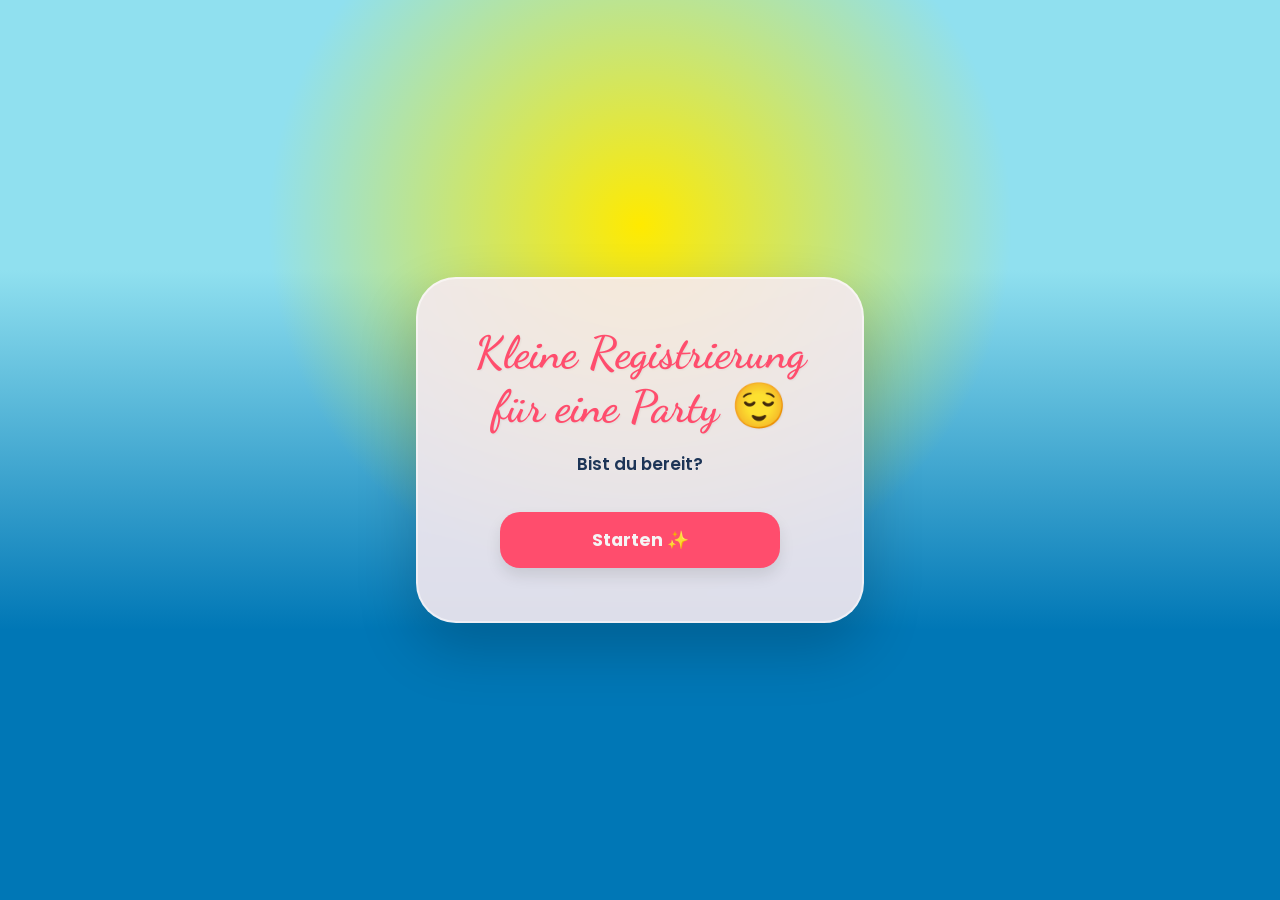
<file: index.html>
<!DOCTYPE html>
<html lang="de">
<head>
    <meta charset="UTF-8">
    <meta name="viewport" content="width=device-width, initial-scale=1.0">
    <title>Geburtstag Einladung 😌</title>
    <link rel="stylesheet" href="style.css">
</head>
<body class="center-content">
    <div class="card">
        <h1>Kleine Registrierung für eine Party 😌</h1>
        <p>Bist du bereit?</p>
        <button onclick="location.href='welcome.html'" class="btn-primary">Starten ✨</button>
    </div>
</body>
</html>
</file>
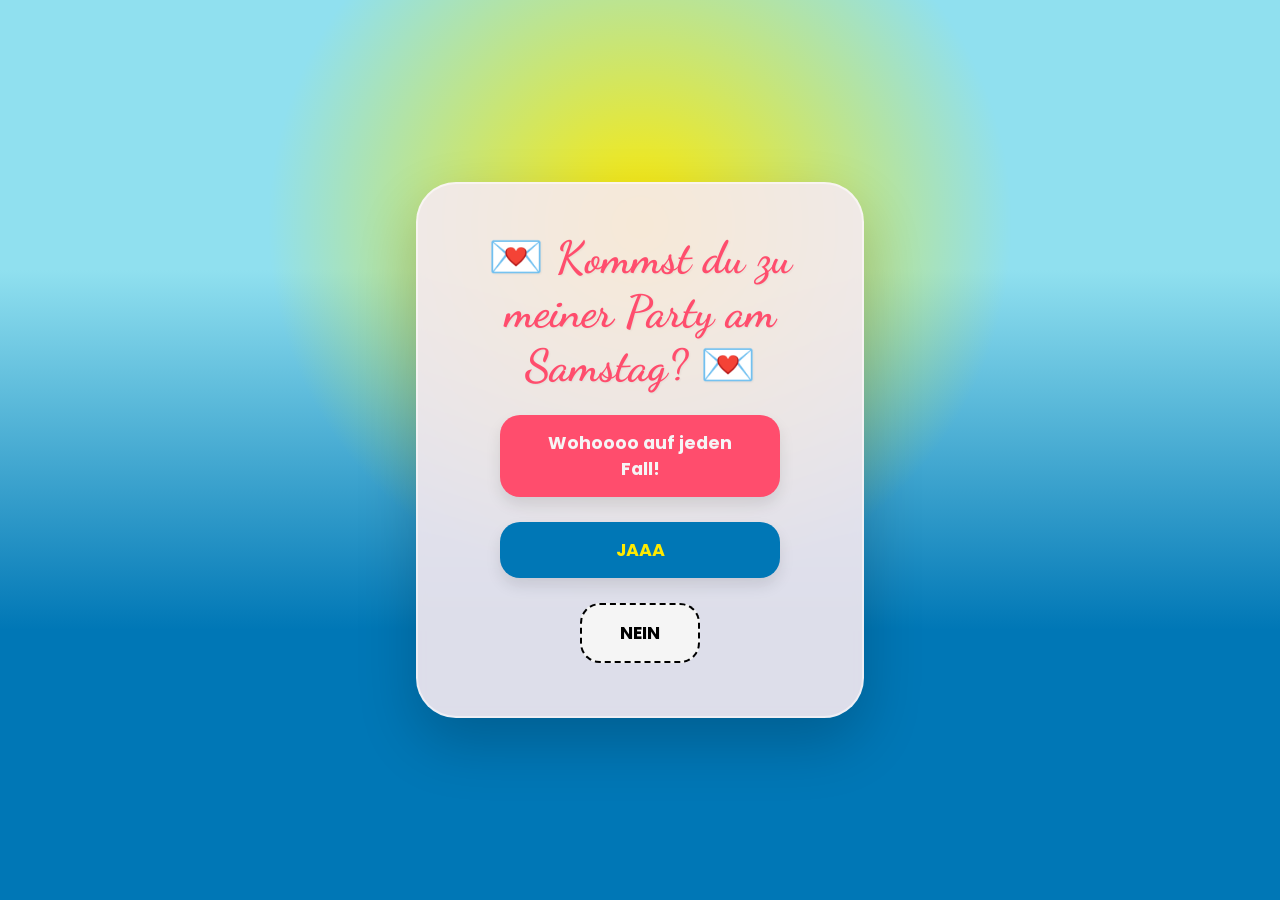
<file: freundin_frage.html>
<!DOCTYPE html>
<html lang="de">
<head>
    <meta charset="UTF-8">
    <meta name="viewport" content="width=device-width, initial-scale=1.0">
    <title>Die Frage 💌</title>
    <link rel="stylesheet" href="style.css">
</head>
<body class="center-content">
    <div class="card">
        <h3>💌 Kommst du zu meiner Party am Samstag? 💌</h3>
        <div class="button-group">
            <button onclick="location.href='yes_super.html'" class="btn-primary">Wohoooo auf jeden Fall!</button>
            <button onclick="location.href='yes_normal.html'" class="btn-secondary">JAAA</button>
            <button id="no-btn" class="btn-no">NEIN</button>
        </div>
    </div>
    <script src="script.js"></script>
</body>
</html>
</file>
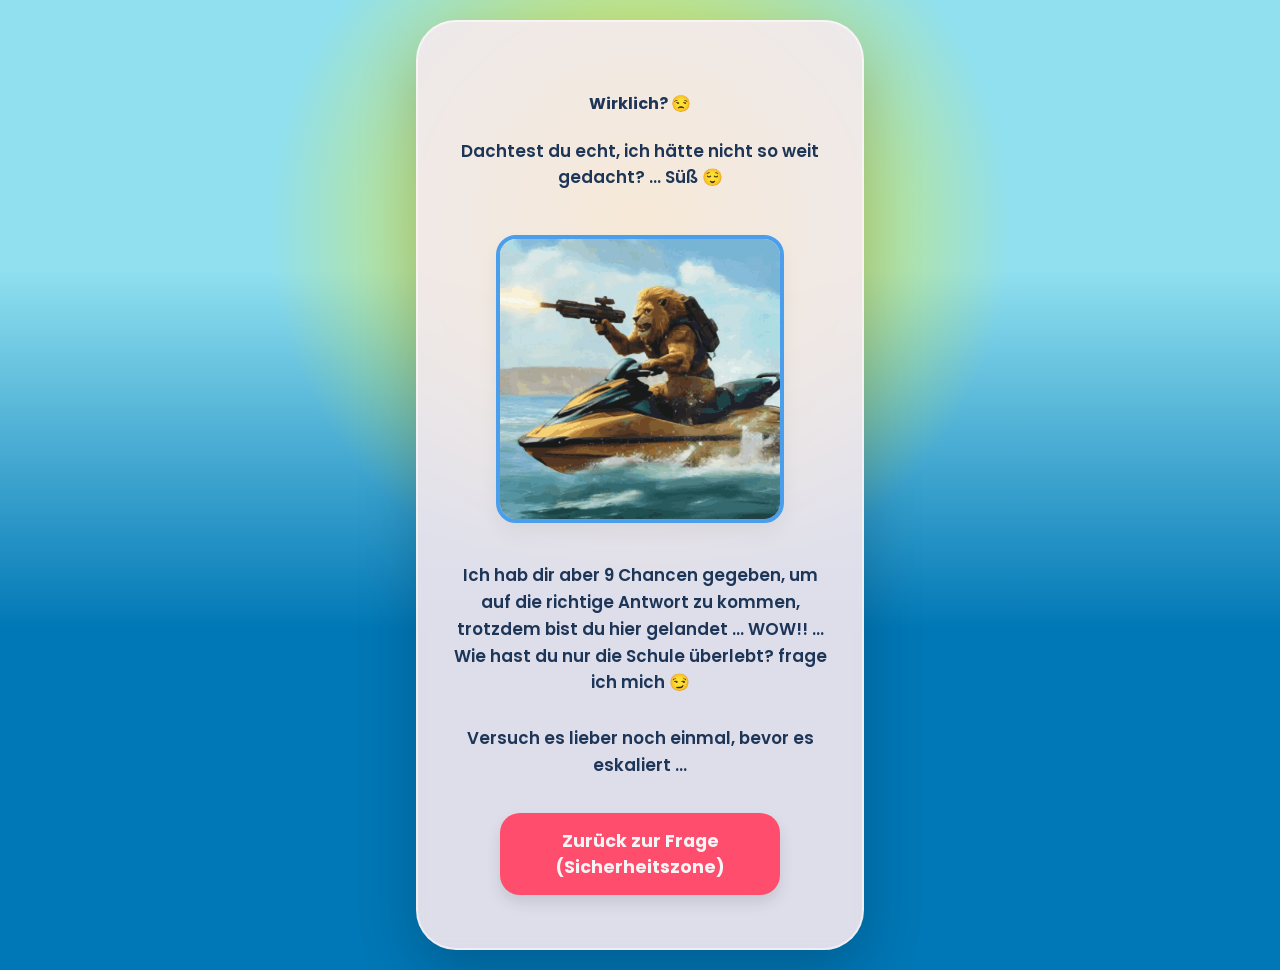
<file: no_deal.html>
<!DOCTYPE html>
<html lang="de">
<head>
    <meta charset="UTF-8">
    <meta name="viewport" content="width=device-width, initial-scale=1.0">
    <title>Ne ne ne</title>
    <link rel="stylesheet" href="style.css">
</head>
<body class="center-content">
    <div class="card">
        <h4>Wirklich? 😒</h4>
        <p>Dachtest du echt, ich hätte nicht so weit gedacht? ... Süß 😌</p>
        
        <img src="no_lion.gif" alt="Wütende Löwe" class="meme-img">
        
        <p>Ich hab dir aber 9 Chancen gegeben, um auf die richtige Antwort zu kommen, trotzdem bist du hier gelandet ... WOW!! ... Wie hast du nur die Schule überlebt? frage ich mich 😏</p>
        <p>Versuch es lieber noch einmal, bevor es eskaliert ...</p>
        
        <button onclick="location.href='freundin_frage.html'" class="btn-primary">Zurück zur Frage (Sicherheitszone)</button>
    </div>
</body>
</html>
</file>
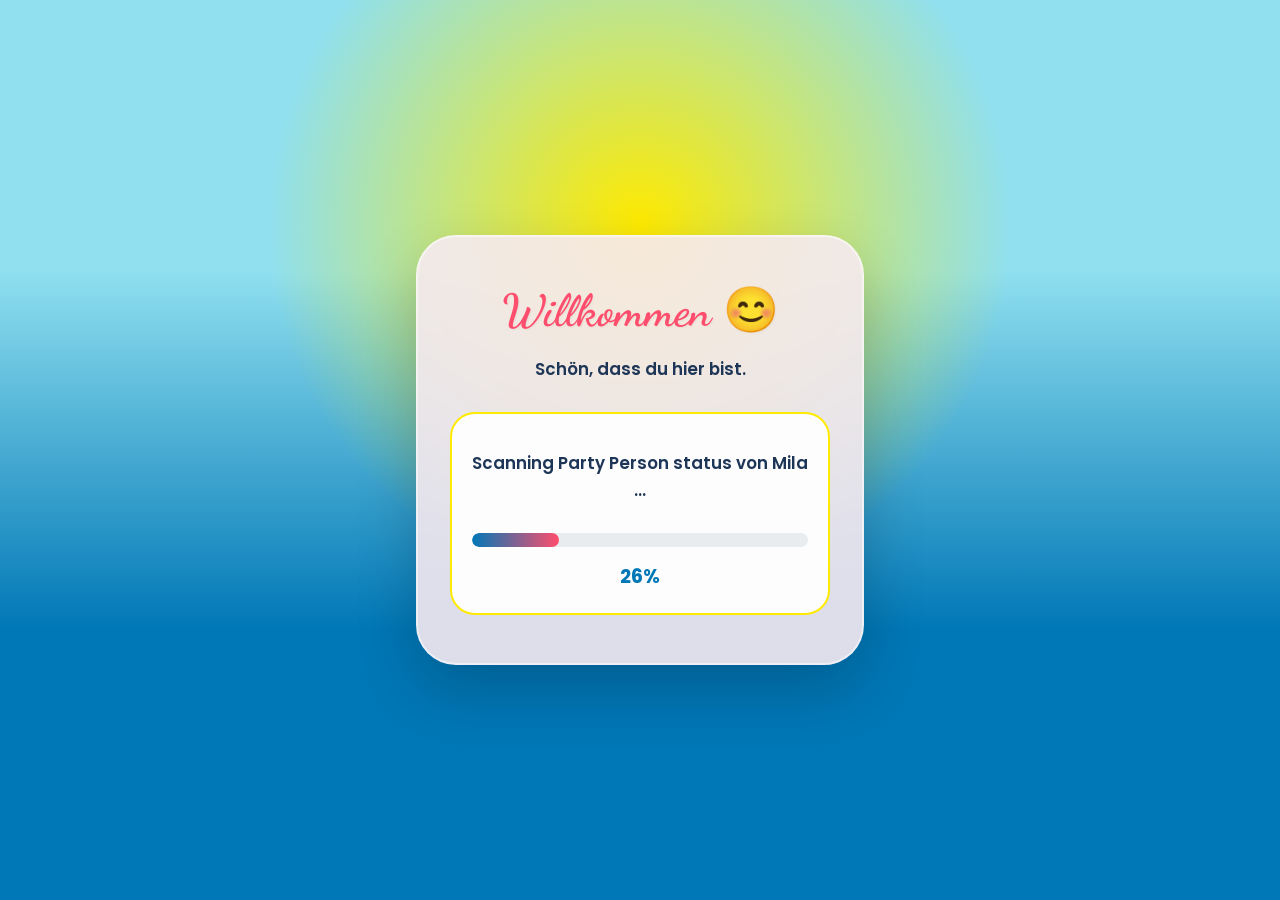
<file: welcome.html>
<!DOCTYPE html>
<html lang="de">
<head>
    <meta charset="UTF-8">
    <meta name="viewport" content="width=device-width, initial-scale=1.0">
    <title>Scanning...</title>
    <link rel="stylesheet" href="style.css">
</head>
<body class="center-content">
    <div class="card">
        <h2>Willkommen 😊</h2>
        <p>Schön, dass du hier bist.</p>
        <div class="status-box">
            <p id="status-text">Scanning Party Person status von Mila ...</p>
            <div class="progress-bar"><div id="progress-fill"></div></div>
            <p id="percent">0%</p>
        </div>
    </div>
    <script src="script.js"></script>
    <script>
        // Automatischer Redirect nach Scan
        let width = 0;
        let interval = setInterval(() => {
            if (width >= 100) {
                clearInterval(interval);
                setTimeout(() => { window.location.href = 'error.html'; }, 500);
            } else {
                width++;
                document.getElementById('progress-fill').style.width = width + '%';
                document.getElementById('percent').innerText = width + '%';
            }
        }, 40);
    </script>
</body>
</html>
</file>
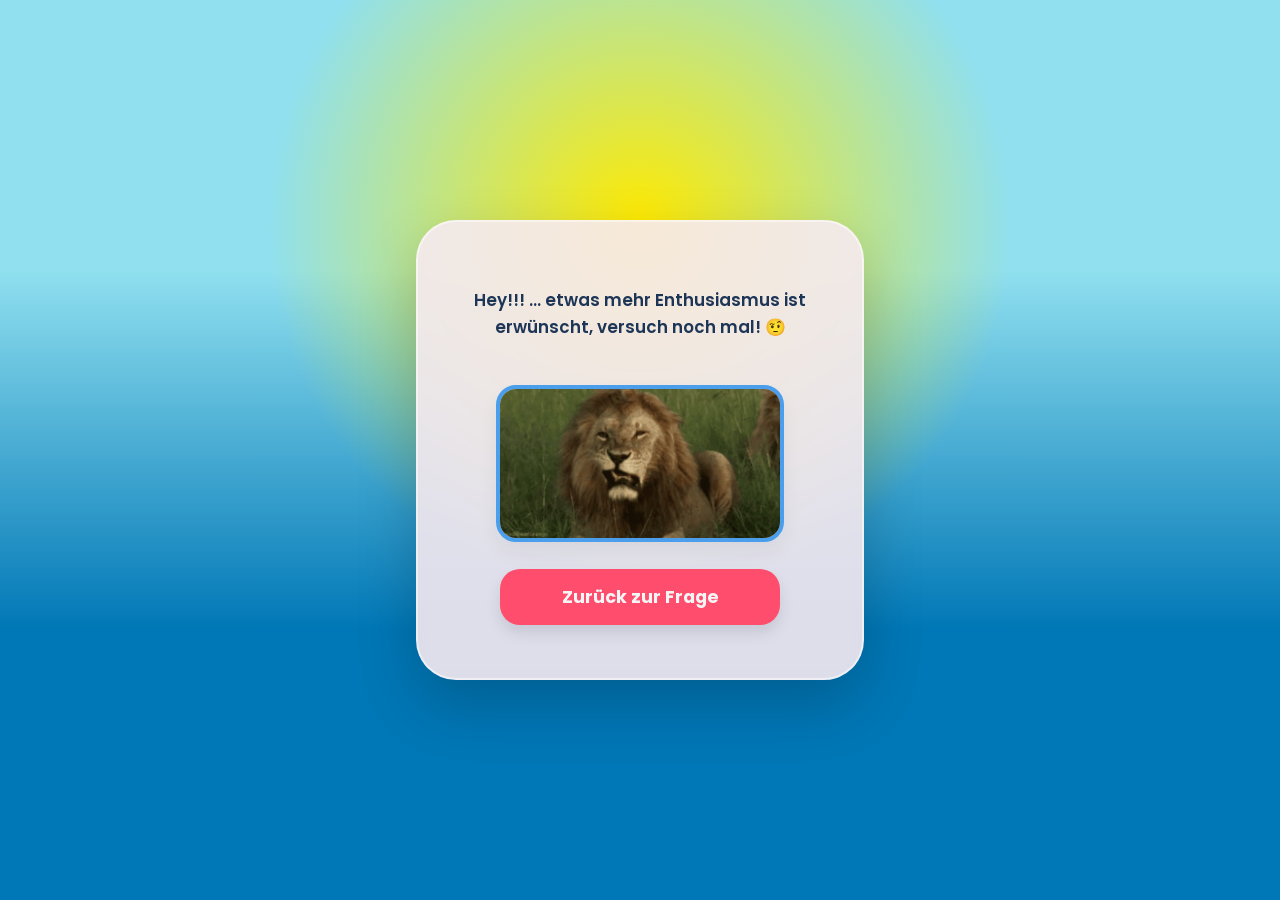
<file: yes_normal.html>
<!DOCTYPE html>
<html lang="de">
<head>
    <meta charset="UTF-8">
    <meta name="viewport" content="width=device-width, initial-scale=1.0">
    <title>Ja aber es gibt besser</title>
    <link rel="stylesheet" href="style.css">
</head>
<body class="center-content">
    <div class="card">
        <p>Hey!!! ... etwas mehr Enthusiasmus ist erwünscht, versuch noch mal! 🤨</p>
        <img src="small_yes_lion.gif" alt="genervter Löwe" class="meme-img">
        <button onclick="location.href='freundin_frage.html'" class="btn-primary">Zurück zur Frage</button>
    </div>
</body>
</html>
</file>
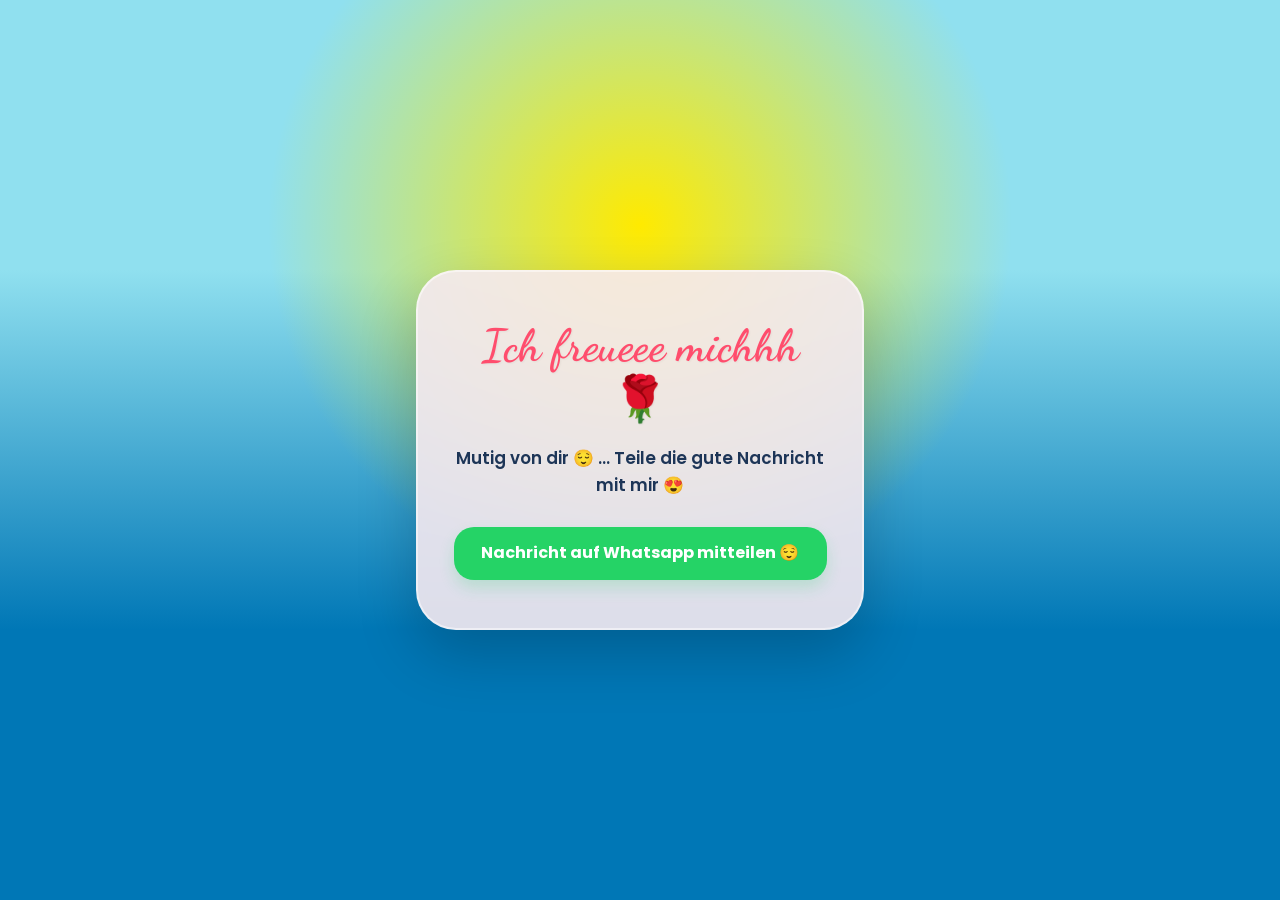
<file: yes_super.html>
<!DOCTYPE html>
<html lang="de">
<head>
    <meta charset="UTF-8">
    <meta name="viewport" content="width=device-width, initial-scale=1.0">
    <title>JAAA! ... gut gemacht 😍</title>
    <link rel="stylesheet" href="style.css">
</head>
<body class="center-content overflow-hidden">
    <div class="card canvas-container">
        <h1>Ich freueee michhh 🌹</h1>
         
        <p>Mutig von dir 😌 ... Teile die gute Nachricht mit mir 😍</p>
        <a href="https://wa.me/+491728323521?text=Wohoo%20Milaaaa%20ich%20möchte%20gernee%20zu%20deiner%20Geburtstagsparty%20kommen%20😍😍😍" class="btn-whatsapp"> Nachricht auf Whatsapp mitteilen 😌</a>
    </div>
    <script src="script.js"></script>
    <script>
        // Starte Effekte sofort beim Laden
        window.onload = () => {
            createHearts();
            createConfetti();
        };
    </script>
</body>
</html>
</file>
<file: style.css>
@import url('https://fonts.googleapis.com/css2?family=Dancing+Script:wght@700&family=Poppins:wght@400;600;700&display=swap');

:root {
    /* Harmonische Palette: Meeresblau, Rosarot & Sonnengelb */
    --bg-ocean-deep: #0077b6;      /* Dunkles Meeresblau für unten */
    --bg-sky-light: #90e0ef;       /* Helles Himmelblau für oben */
    --sun-yellow: #ffea00;         /* Sonniges Gelb */
    --card-bg: rgba(246, 233, 240, 0.9); /* Weißlich-transparent für bessere Lesbarkeit auf Blau */
    --text-main: #1d3557;         /* Sehr dunkles Blau für Lesbarkeit */
    --accent-blue: #4a9eec;       
    --accent-yellow: #ffea00;     
    --btn-primary: #ff4d6d;       /* Herzliches Rosarot */
    --btn-primary-hover: #ff758f; 
    --btn-secondary: #0077b6;     
    --error-red: #fb6f92;         
}

body {
    font-family: 'Poppins', sans-serif;
    /* Hintergrund-Konstruktion:
       1. Ein radialer Gradient für die gelbe Sonne oben in der Mitte
       2. Ein linearer Gradient für den Übergang von Himmelblau (oben) zu Meeresblau (unten)
    */
    background-color: var(--bg-ocean-deep);
    background-image: 
        radial-gradient(circle at 50% 25%, var(--sun-yellow) 0%, transparent 40%),
        linear-gradient(to bottom, 
            var(--bg-sky-light) 0%, 
            var(--bg-sky-light) 30%,    /* Himmel bleibt oben stabil */
            var(--bg-ocean-deep) 70%,   /* Ab hier ist es volles Meeresblau */
            var(--bg-ocean-deep) 100%
        );
    background-attachment: fixed;
    color: var(--text-main);
    margin: 0;
    display: flex;
    justify-content: center;
    align-items: center;
    min-height: 100vh;
    padding: 20px;
    box-sizing: border-box;
    text-align: center;
    overflow-x: hidden;
}

body.overflow-hidden {
    overflow: hidden !important;
}

.card {
    background: var(--card-bg);
    padding: 3rem 2rem;
    border-radius: 40px;
    /* Verstärkter Schatten für Abhebung vom blauen Hintergrund */
    box-shadow: 0 25px 60px rgba(0, 0, 0, 0.2);
    max-width: 100%;
    width: 380px;
    animation: floatCard 4s ease-in-out infinite;
    position: relative;
    z-index: 10;
    border: 2px solid rgba(255, 255, 255, 0.5);
    backdrop-filter: blur(5px); /* Macht die Card edler */
}

h1, h2, h3 {
    font-family: 'Dancing Script', cursive;
    font-size: 2.8rem;
    color: var(--btn-primary); 
    margin-top: 0;
    margin-bottom: 1rem;
    line-height: 1.2;
    text-shadow: 1px 1px 2px rgba(0,0,0,0.05);
}

p {
    font-size: 1.05rem;
    font-weight: 600; /* Etwas dicker für bessere Lesbarkeit */
    line-height: 1.6;
    margin-bottom: 1.8rem;
    color: var(--text-main);
}

.button-group {
    display: flex;
    flex-direction: column;
    gap: 15px;
    align-items: center;
    width: 100%;
}

button {
    border: none;
    padding: 15px 30px;
    border-radius: 20px; 
    font-size: 1.1rem;
    font-family: 'Poppins', sans-serif;
    font-weight: 700;
    cursor: pointer;
    transition: all 0.4s cubic-bezier(0.175, 0.885, 0.32, 1.275);
    margin: 5px 0;
    width: 100%;
    max-width: 280px;
}

/* Buttons mit Rosarotem Text wie gewünscht */
.btn-primary { 
    background-color: var(--btn-primary); 
    color: whitesmoke; /* Rosarot als Textfarbe */
    box-shadow: 0 8px 15px rgba(0, 0, 0, 0.1);
}

.btn-primary:hover { 
    background-color: #fa1e4a;
    transform: translateY(-5px) rotate(-1deg); 
    box-shadow: 0 12px 20px rgba(0, 0, 0, 0.15); 
}

.btn-secondary { 
    background-color: var(--bg-ocean-deep); 
    color: var(--sun-yellow); /* Rosarot als Textfarbe */
    box-shadow: 0 8px 15px rgba(0, 0, 0, 0.1);
}

.btn-secondary:hover { 
    background-color: var(--bg-sky-light);
    transform: translateY(-5px) rotate(1deg); 
}

.btn-no { 
    background-color: whitesmoke; 
    color: black; 
    border: 2px dashed black;
    position: relative; 
    width: auto;
    min-width: 120px;
    transition: all 0.2s ease;
}

.btn-no:hover {
    background-color: rgba(255, 77, 109, 0.1);
}

.btn-whatsapp { 
    background-color: #25D366; 
    color: white; 
    text-decoration: none; 
    display: flex;
    justify-content: center;
    align-items: center;
    border-radius: 20px; 
    padding: 15px 25px; 
    margin-top: 20px;
    font-weight: 700;
    box-shadow: 0 8px 15px rgba(37, 211, 102, 0.2);
    transition: all 0.4s cubic-bezier(0.175, 0.885, 0.32, 1.275);
    width: 85%;
    margin-left: auto;
    margin-right: auto;
    line-height: 1.4;
}

.status-box {
    margin-top: 20px;
    background: #fdfdfd;
    padding: 20px;
    border-radius: 25px;
    border: 2px solid var(--accent-yellow); 
}

.progress-bar {
    width: 100%; 
    height: 14px; 
    background: #e9ecef; 
    border-radius: 10px; 
    overflow: hidden; 
    margin: 15px 0;
}

#progress-fill {
    width: 0%; 
    height: 100%; 
    background: linear-gradient(90deg, var(--btn-secondary), var(--btn-primary)); 
    border-radius: 10px;
    transition: width 0.1s linear;
}

#percent {
    font-size: 1.2rem;
    color: var(--btn-secondary);
    font-weight: 700;
    margin: 0;
}

.meme-img { 
    width: 100%; 
    max-width: 280px;
    border-radius: 20px; 
    margin: 15px 0; 
    border: 4px solid var(--accent-blue);
    box-shadow: 0 10px 20px rgba(0,0,0,0.05);
}

.error-text { 
    color: var(--error-red); 
    font-size: 3.5rem;
    margin-bottom: 0.5rem;
}

.hidden { display: none !important; }

/* Herz & Konfetti Animation */
.heart {
    position: fixed; 
    top: -10%; 
    font-size: 2.5rem; 
    z-index: 9999;
    animation: fall linear forwards;
    pointer-events: none;
    filter: drop-shadow(0 2px 4px rgba(255, 77, 109, 0.4));
}

@keyframes fall {
    0% { transform: translateY(-10vh) rotate(-15deg); opacity: 0; }
    10% { opacity: 1; }
    100% { transform: translateY(110vh) rotate(45deg); opacity: 0; }
}

@keyframes floatCard {
    0% { transform: translateY(0px); }
    50% { transform: translateY(-12px); }
    100% { transform: translateY(0px); }
}
</file>
